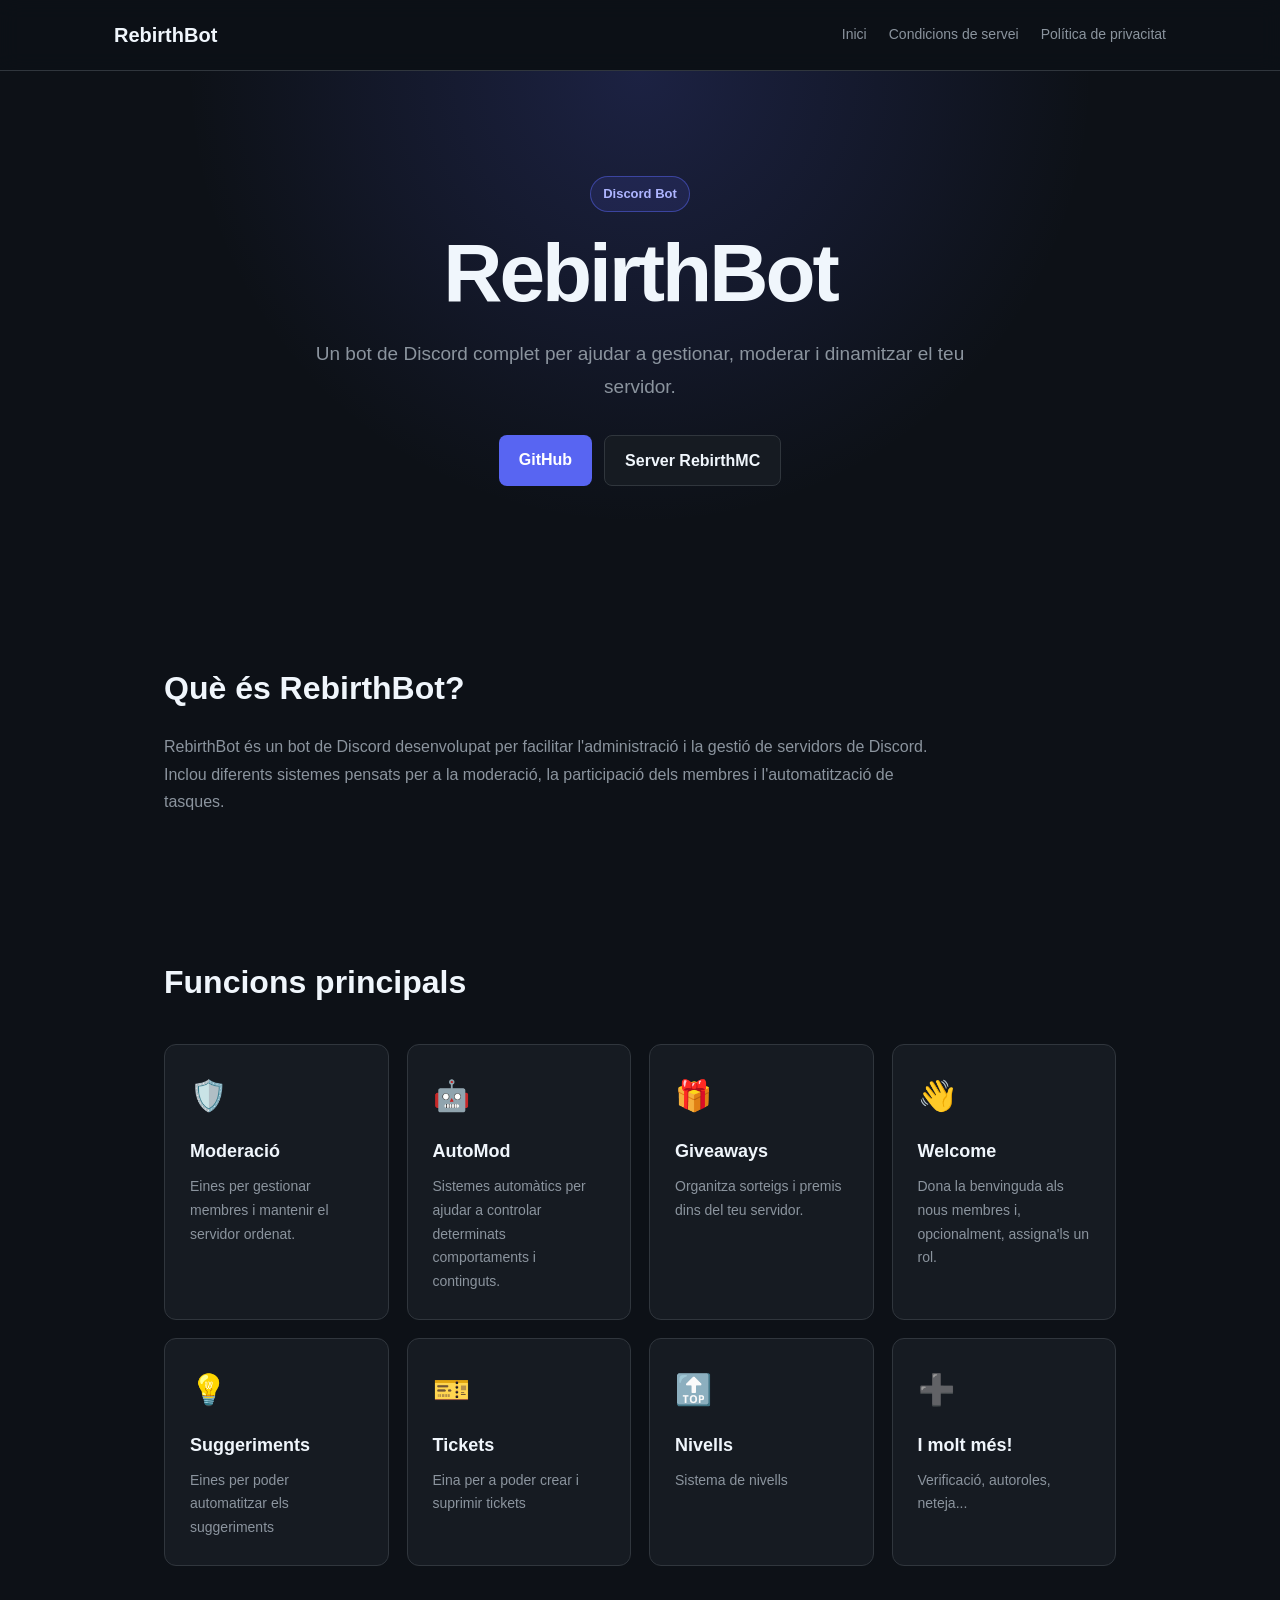
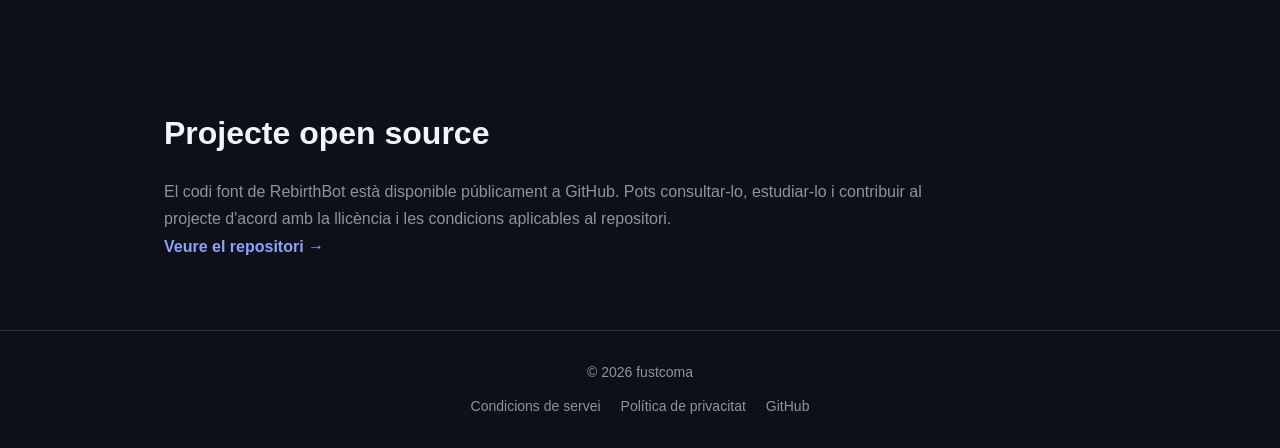
<file: docs/index.html>
<!DOCTYPE html>

<html lang="ca">
<head>
    <meta charset="UTF-8">
    <meta name="viewport" content="width=device-width, initial-scale=1.0">


<title>RebirthBot</title>

<meta name="description" content="RebirthBot - Bot de Discord amb moderació, AutoMod, giveaways i molt més.">

<link rel="stylesheet" href="style.css">
<link rel="icon" type="image/x-icon" href="/images/favicon.ico">


</head>

<body>

<header class="navbar">
    <div class="nav-container">
        <a href="index.html" class="logo">RebirthBot</a>


    <nav>
        <a href="index.html">Inici</a>
        <a href="terms.html">Condicions de servei</a>
        <a href="privacy.html">Política de privacitat</a>
    </nav>
</div>


</header>

<main>


<section class="hero">

    <div class="hero-content">

        <span class="badge">Discord Bot</span>

        <h1>RebirthBot</h1>

        <p>
            Un bot de Discord complet per ajudar a gestionar,
            moderar i dinamitzar el teu servidor.
        </p>

        <div class="buttons">
            <a
                href="https://github.com/fustcoma/RebirthBot"
                class="button primary"
                target="_blank"
                rel="noopener noreferrer"
            >
                GitHub
            </a>

            <a href="https://discord.gg/cuJxpUYmDM" class="button secondary">
                Server RebirthMC
            </a>
        </div>

    </div>

</section>


<section class="section">

    <h2>Què és RebirthBot?</h2>

    <p>
        RebirthBot és un bot de Discord desenvolupat per facilitar
        l'administració i la gestió de servidors de Discord.
        Inclou diferents sistemes pensats per a la moderació,
        la participació dels membres i l'automatització de tasques.
    </p>

</section>


<section class="section">

    <h2>Funcions principals</h2>

    <div class="cards">

        <div class="card">
            <div class="icon">🛡️</div>
            <h3>Moderació</h3>
            <p>
                Eines per gestionar membres i mantenir
                el servidor ordenat.
            </p>
        </div>

        <div class="card">
            <div class="icon">🤖</div>
            <h3>AutoMod</h3>
            <p>
                Sistemes automàtics per ajudar a controlar
                determinats comportaments i continguts.
            </p>
        </div>

        <div class="card">
            <div class="icon">🎁</div>
            <h3>Giveaways</h3>
            <p>
                Organitza sorteigs i premis dins del
                teu servidor.
            </p>
        </div>

        <div class="card">
            <div class="icon">👋</div>
            <h3>Welcome</h3>
            <p>
                Dona la benvinguda als nous membres i,
                opcionalment, assigna'ls un rol.
            </p>
        </div>
        <div class="card">
            <div class="icon">💡</div>
            <h3>Suggeriments</h3>
            <p>
                Eines per poder automatitzar els suggeriments
            </p>
        </div>
        <div class="card">
            <div class="icon">🎫</div>
            <h3>Tickets</h3>
            <p>
                Eina per a poder crear i suprimir tickets
            </p>
        </div>
        <div class="card">
            <div class="icon">🔝</div>
            <h3>Nivells</h3>
            <p>
                Sistema de nivells
            </p>
        </div>
        <div class="card">
            <div class="icon">➕</div>
            <h3>I molt més!</h3>
            <p>
                Verificació, autoroles, neteja...
            </p>
        </div>
        

    </div>

</section>


<section class="section">

    <h2>Projecte open source</h2>

    <p>
        El codi font de RebirthBot està disponible públicament
        a GitHub. Pots consultar-lo, estudiar-lo i contribuir
        al projecte d'acord amb la llicència i les condicions
        aplicables al repositori.
    </p>

    <a
        href="https://github.com/fustcoma/RebirthBot"
        class="text-link"
        target="_blank"
        rel="noopener noreferrer"
    >
        Veure el repositori →
    </a>

</section>


</main>

<footer>


<p>
    © 2026 fustcoma
</p>

<div class="footer-links">
    <a href="terms.html">Condicions de servei</a>
    <a href="privacy.html">Política de privacitat</a>
    <a
        href="https://github.com/fustcoma/RebirthBot"
        target="_blank"
        rel="noopener noreferrer"
    >
        GitHub
    </a>
</div>


</footer>

</body>
</html>
</file>
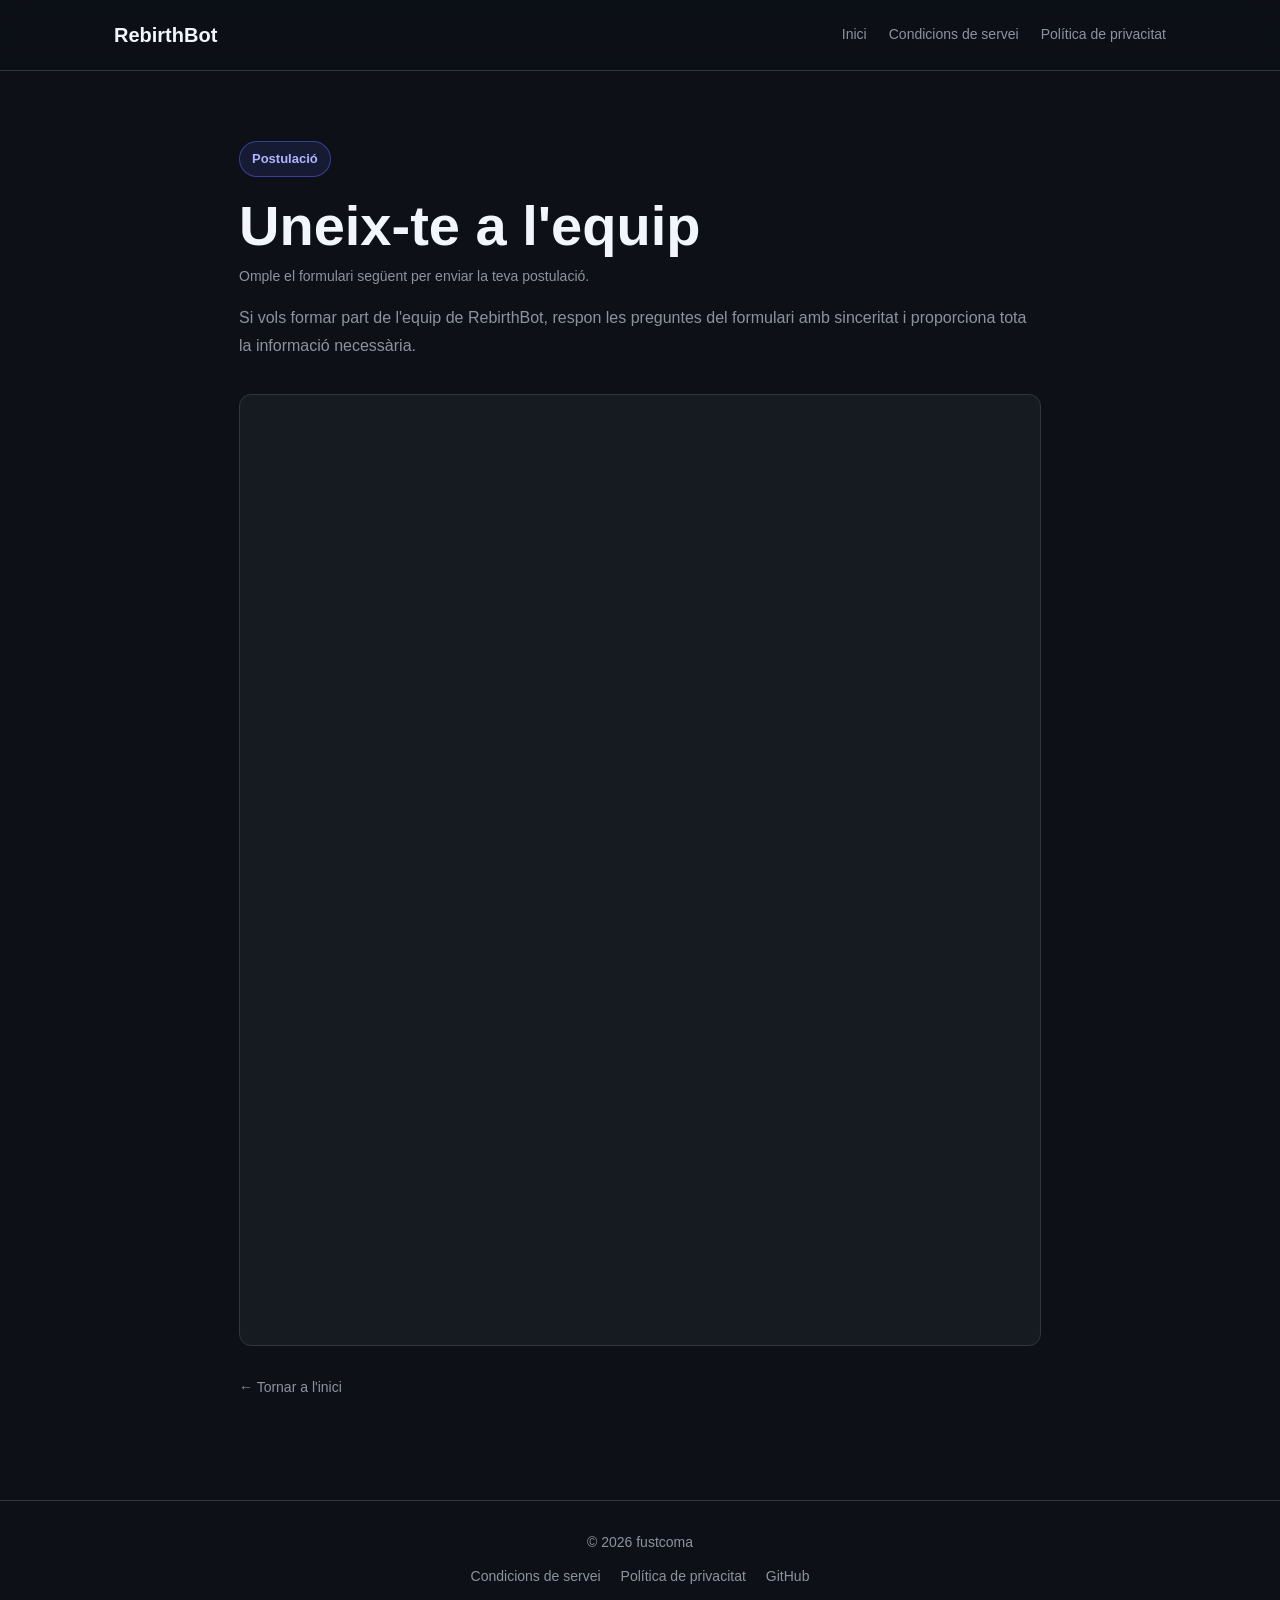
<file: docs/postulacion.html>
<!DOCTYPE html>
<html lang="ca">

<head>

    <meta charset="UTF-8">

    <meta
        name="viewport"
        content="width=device-width, initial-scale=1.0"
    >

    <title>Postulació - RebirthBot</title>

    <meta
        name="description"
        content="Formulari de postulació per formar part de l'equip de RebirthBot."
    >

    <link rel="stylesheet" href="style.css">

    <link rel="icon" type="image/x-icon" href="/images/favicon.ico">

    <style>

        /* ============================================================
        FORMULARI
        ============================================================ */

        .form-container {
            width: 100%;
            margin-top: 35px;

            background: var(--background-secondary);

            border: 1px solid var(--border);

            border-radius: 12px;

            overflow: hidden;
        }

        .form-container iframe {
            display: block;

            width: 100%;

            min-height: 950px;

            border: none;
        }

        .back-button {
            display: inline-block;

            margin-top: 30px;

            color: var(--text-secondary);

            text-decoration: none;

            font-size: 14px;

            transition: 0.2s;
        }

        .back-button:hover {
            color: var(--text);
        }

    </style>

</head>


<body>


<!-- ============================================================
NAVBAR
============================================================ -->

<header class="navbar">

    <div class="nav-container">

        <a href="index.html" class="logo">
            RebirthBot
        </a>

        <nav>

            <a href="index.html">
                Inici
            </a>

            <a href="terms.html">
                Condicions de servei
            </a>

            <a href="privacy.html">
                Política de privacitat
            </a>

        </nav>

    </div>

</header>


<!-- ============================================================
CONTINGUT
============================================================ -->

<main>

    <section class="legal-page">

        <span class="badge">
            Postulació
        </span>


        <h1>
            Uneix-te a l'equip
        </h1>


        <p class="last-update">
            Omple el formulari següent per enviar la teva postulació.
        </p>


        <p>
            Si vols formar part de l'equip de RebirthBot,
            respon les preguntes del formulari amb sinceritat
            i proporciona tota la informació necessària.
        </p>


        <!-- ====================================================
        GOOGLE FORM
        ==================================================== -->

        <div class="form-container">

            <iframe
                src="https://docs.google.com/forms/d/e/1FAIpQLSchZFGVsdC6-S53dL5jOxHYbOxoB8NxCCJkxJokA1dG7SGyew/viewform?usp=publish-editor"
                title="Formulari de postulació de RebirthBot"
                loading="lazy"
            >
                Carregant el formulari...
            </iframe>

        </div>


        <a
            href="index.html"
            class="back-button"
        >
            ← Tornar a l'inici
        </a>


    </section>

</main>


<!-- ============================================================
FOOTER
============================================================ -->

<footer>

    <p>
        © 2026 fustcoma
    </p>


    <div class="footer-links">

        <a href="terms.html">
            Condicions de servei
        </a>

        <a href="privacy.html">
            Política de privacitat
        </a>

        <a
            href="https://github.com/fustcoma/RebirthBot"
            target="_blank"
            rel="noopener noreferrer"
        >
            GitHub
        </a>

    </div>

</footer>


</body>

</html>
</file>
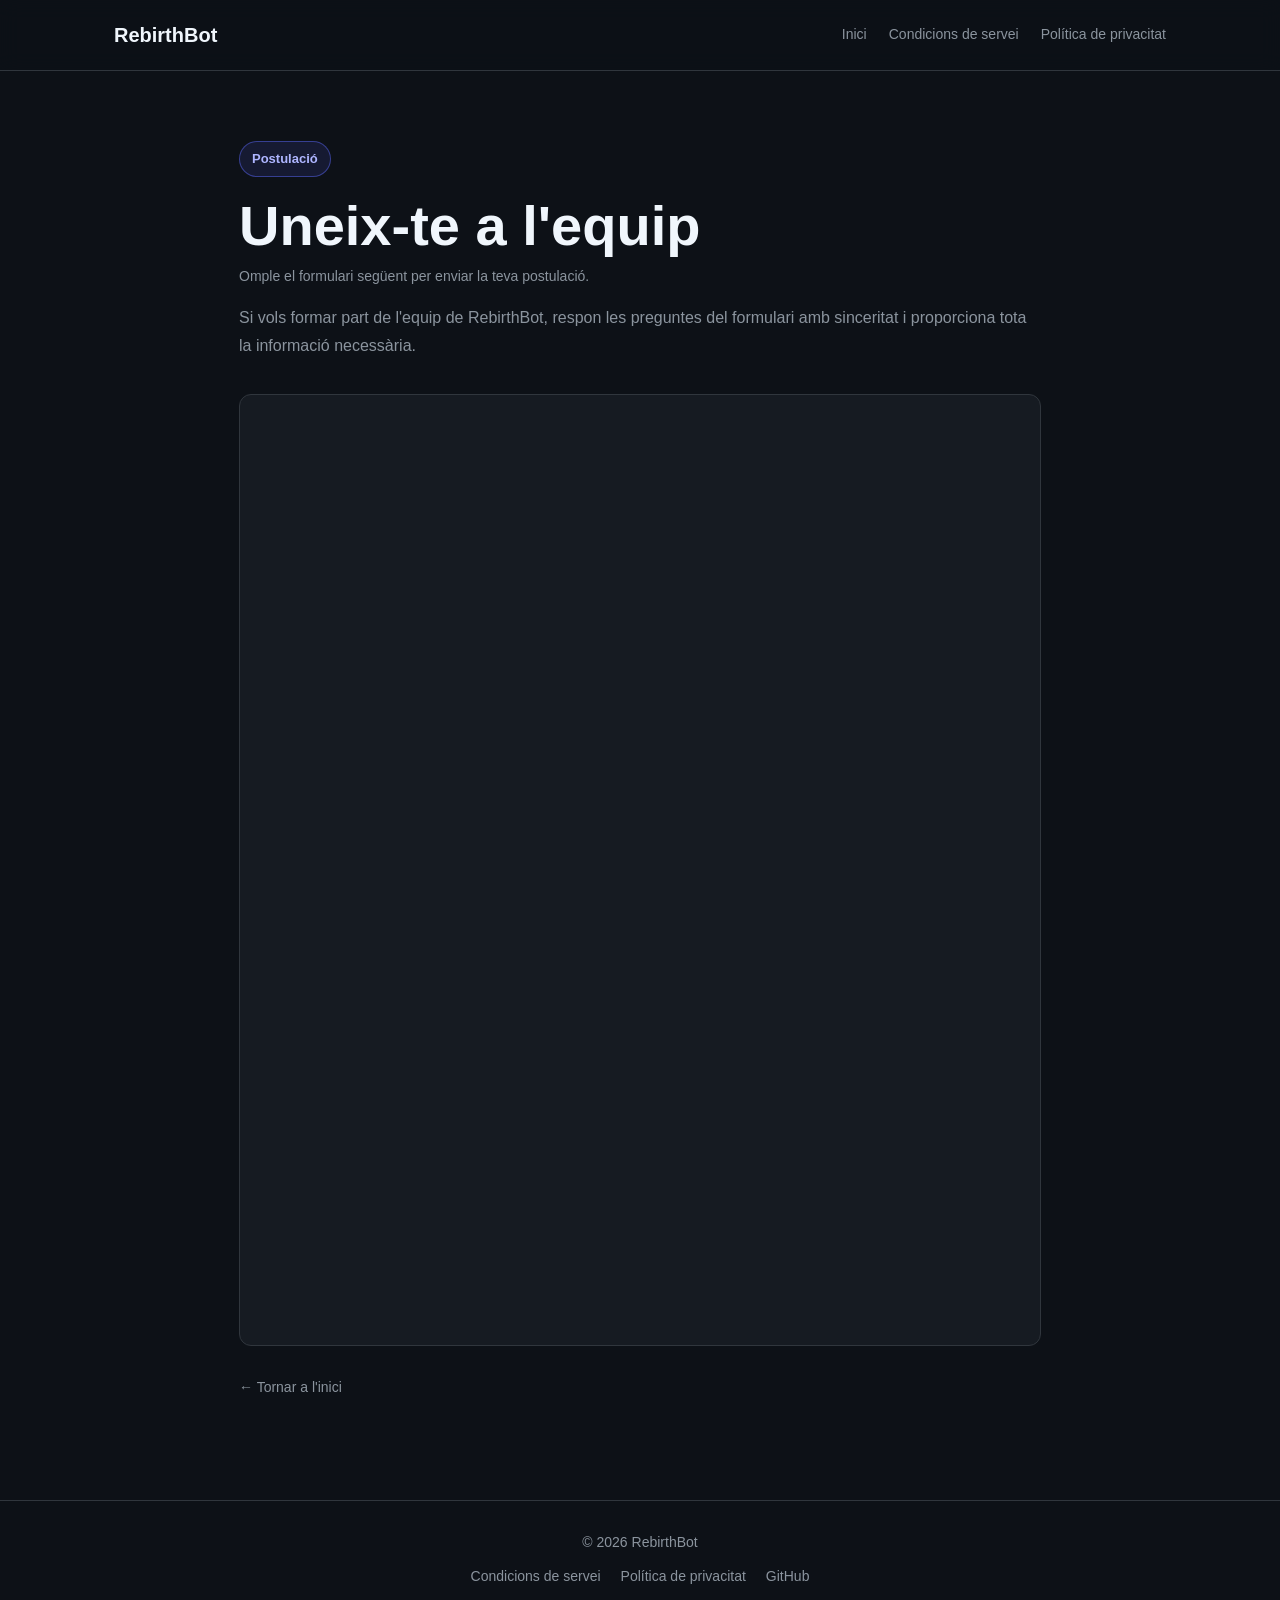
<file: docs/posutlacion.html>
<!DOCTYPE html>
<html lang="ca">

<head>

    <meta charset="UTF-8">

    <meta
        name="viewport"
        content="width=device-width, initial-scale=1.0"
    >

    <title>Postulació - RebirthBot</title>

    <meta
        name="description"
        content="Formulari de postulació per formar part de l'equip de RebirthBot."
    >

    <link rel="stylesheet" href="style.css">

    <style>

        /* ============================================================
        FORMULARI
        ============================================================ */

        .form-container {
            width: 100%;
            margin-top: 35px;

            background: var(--background-secondary);

            border: 1px solid var(--border);

            border-radius: 12px;

            overflow: hidden;
        }

        .form-container iframe {
            display: block;

            width: 100%;

            min-height: 950px;

            border: none;
        }

        .back-button {
            display: inline-block;

            margin-top: 30px;

            color: var(--text-secondary);

            text-decoration: none;

            font-size: 14px;

            transition: 0.2s;
        }

        .back-button:hover {
            color: var(--text);
        }

    </style>

</head>


<body>


<!-- ============================================================
NAVBAR
============================================================ -->

<header class="navbar">

    <div class="nav-container">

        <a href="index.html" class="logo">
            RebirthBot
        </a>

        <nav>

            <a href="index.html">
                Inici
            </a>

            <a href="terms.html">
                Condicions de servei
            </a>

            <a href="privacy.html">
                Política de privacitat
            </a>

        </nav>

    </div>

</header>


<!-- ============================================================
CONTINGUT
============================================================ -->

<main>

    <section class="legal-page">

        <span class="badge">
            Postulació
        </span>


        <h1>
            Uneix-te a l'equip
        </h1>


        <p class="last-update">
            Omple el formulari següent per enviar la teva postulació.
        </p>


        <p>
            Si vols formar part de l'equip de RebirthBot,
            respon les preguntes del formulari amb sinceritat
            i proporciona tota la informació necessària.
        </p>


        <!-- ====================================================
        GOOGLE FORM
        ==================================================== -->

        <div class="form-container">

            <iframe
                src="https://docs.google.com/forms/d/e/1FAIpQLSchZFGVsdC6-S53dL5jOxHYbOxoB8NxCCJkxJokA1dG7SGyew/viewform?usp=publish-editor"
                title="Formulari de postulació de RebirthBot"
                loading="lazy"
            >
                Carregant el formulari...
            </iframe>

        </div>


        <a
            href="index.html"
            class="back-button"
        >
            ← Tornar a l'inici
        </a>


    </section>

</main>


<!-- ============================================================
FOOTER
============================================================ -->

<footer>

    <p>
        © 2026 RebirthBot
    </p>


    <div class="footer-links">

        <a href="terms.html">
            Condicions de servei
        </a>

        <a href="privacy.html">
            Política de privacitat
        </a>

        <a
            href="https://github.com/fustcoma/RebirthBot"
            target="_blank"
            rel="noopener noreferrer"
        >
            GitHub
        </a>

    </div>

</footer>


</body>

</html>
</file>
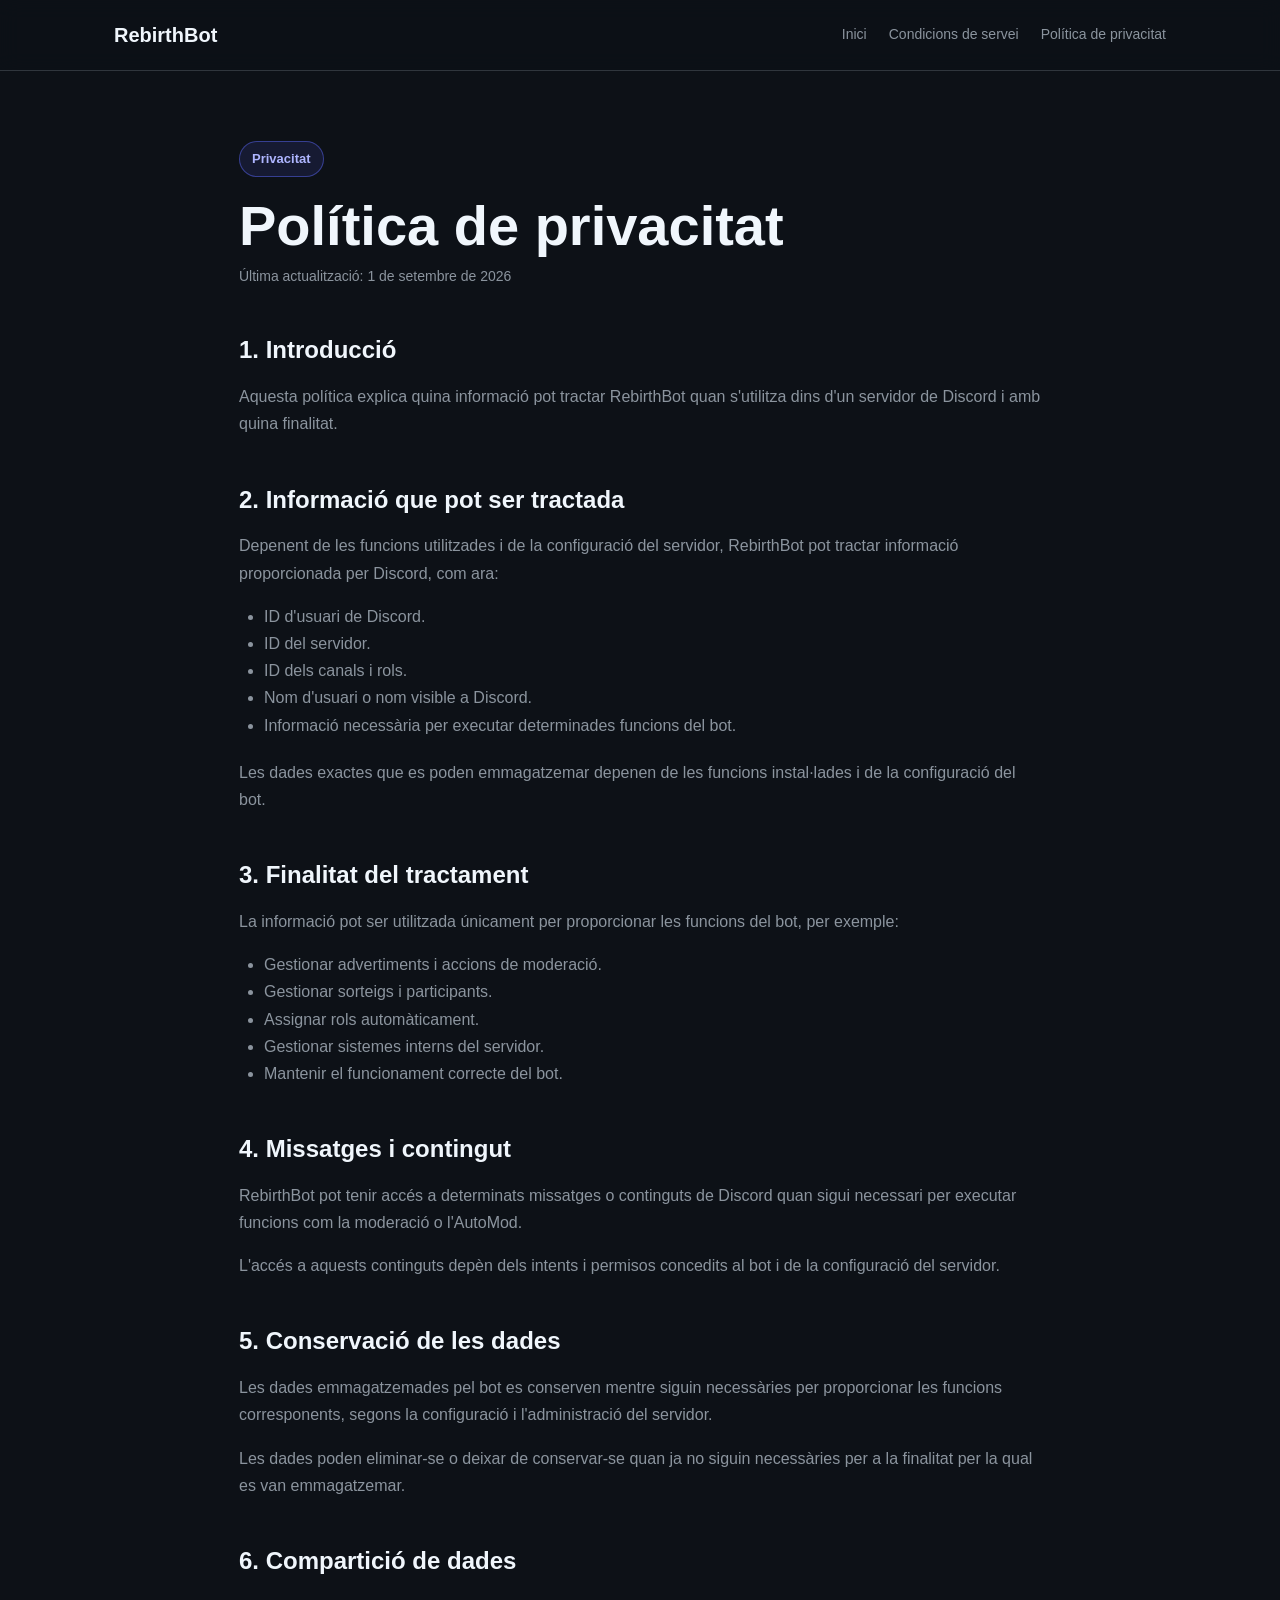
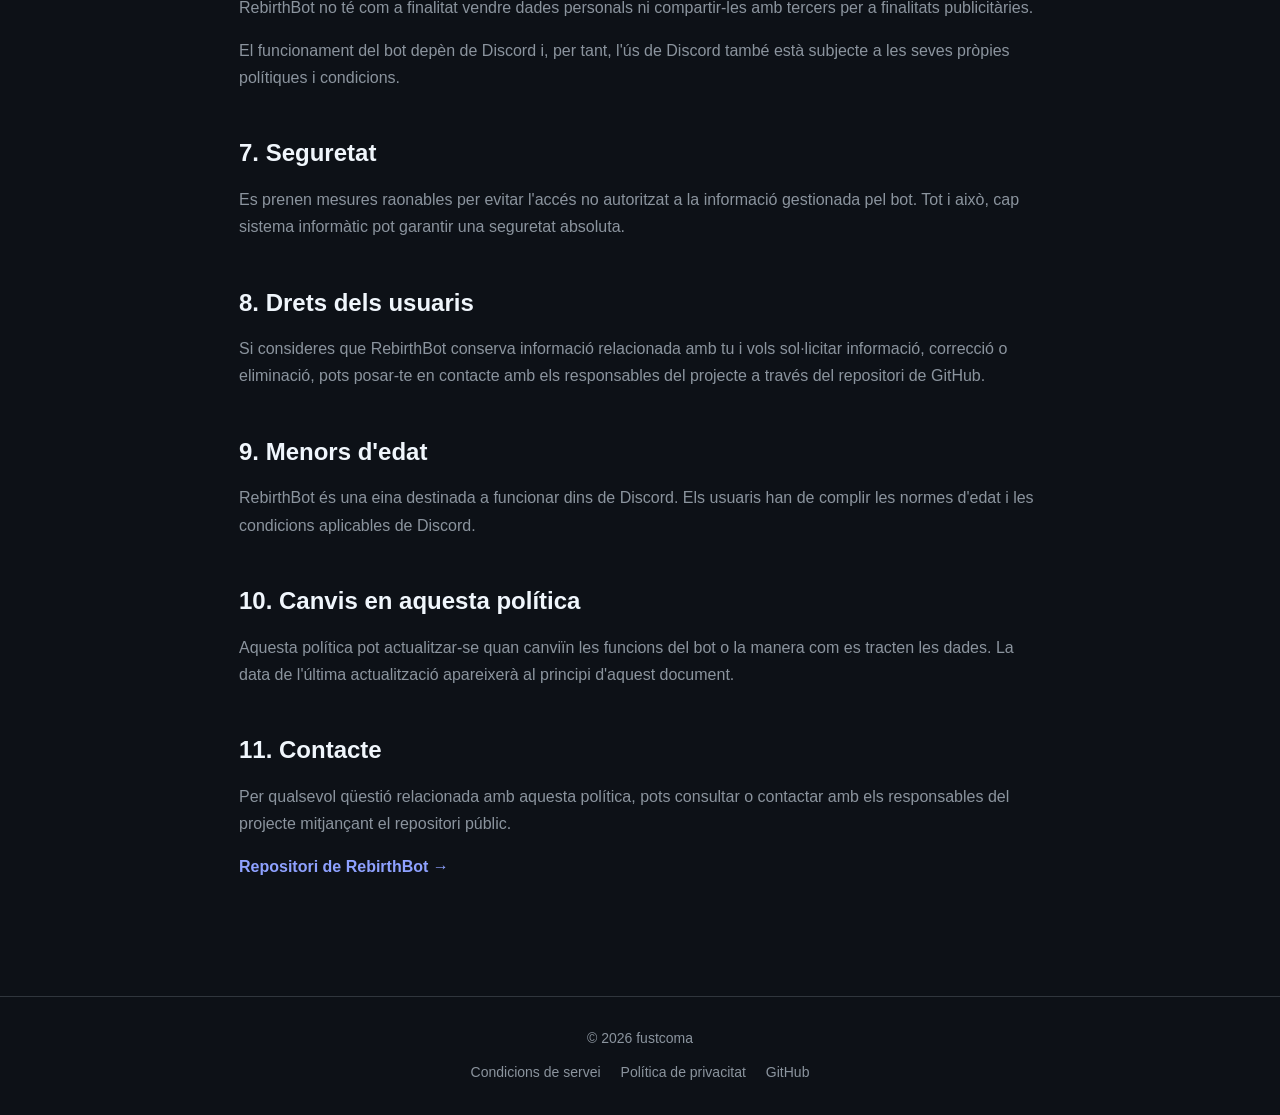
<file: docs/privacy.html>
<!DOCTYPE html>

<html lang="ca">
<head>
    <meta charset="UTF-8">
    <meta name="viewport" content="width=device-width, initial-scale=1.0">


<title>Política de privacitat - RebirthBot</title>

<meta
    name="description"
    content="Política de privacitat de RebirthBot."
>

<link rel="stylesheet" href="style.css">

<link rel="icon" type="image/x-icon" href="/images/favicon.ico">


</head>

<body>

<header class="navbar">


<div class="nav-container">

    <a href="index.html" class="logo">
        RebirthBot
    </a>

    <nav>
        <a href="index.html">Inici</a>
        <a href="terms.html">Condicions de servei</a>
        <a href="privacy.html">Política de privacitat</a>
    </nav>

</div>


</header>

<main>

<section class="legal-page">


<span class="badge">Privacitat</span>

<h1>Política de privacitat</h1>

<p class="last-update">
    Última actualització: 1 de setembre de 2026
</p>


<h2>1. Introducció</h2>

<p>
    Aquesta política explica quina informació pot tractar
    RebirthBot quan s'utilitza dins d'un servidor de Discord
    i amb quina finalitat.
</p>


<h2>2. Informació que pot ser tractada</h2>

<p>
    Depenent de les funcions utilitzades i de la configuració
    del servidor, RebirthBot pot tractar informació proporcionada
    per Discord, com ara:
</p>

<ul>
    <li>ID d'usuari de Discord.</li>
    <li>ID del servidor.</li>
    <li>ID dels canals i rols.</li>
    <li>Nom d'usuari o nom visible a Discord.</li>
    <li>Informació necessària per executar determinades funcions del bot.</li>
</ul>

<p>
    Les dades exactes que es poden emmagatzemar depenen de les
    funcions instal·lades i de la configuració del bot.
</p>


<h2>3. Finalitat del tractament</h2>

<p>
    La informació pot ser utilitzada únicament per proporcionar
    les funcions del bot, per exemple:
</p>

<ul>
    <li>Gestionar advertiments i accions de moderació.</li>
    <li>Gestionar sorteigs i participants.</li>
    <li>Assignar rols automàticament.</li>
    <li>Gestionar sistemes interns del servidor.</li>
    <li>Mantenir el funcionament correcte del bot.</li>
</ul>


<h2>4. Missatges i contingut</h2>

<p>
    RebirthBot pot tenir accés a determinats missatges o
    continguts de Discord quan sigui necessari per executar
    funcions com la moderació o l'AutoMod.
</p>

<p>
    L'accés a aquests continguts depèn dels intents i permisos
    concedits al bot i de la configuració del servidor.
</p>


<h2>5. Conservació de les dades</h2>

<p>
    Les dades emmagatzemades pel bot es conserven mentre siguin
    necessàries per proporcionar les funcions corresponents,
    segons la configuració i l'administració del servidor.
</p>

<p>
    Les dades poden eliminar-se o deixar de conservar-se quan
    ja no siguin necessàries per a la finalitat per la qual
    es van emmagatzemar.
</p>


<h2>6. Compartició de dades</h2>

<p>
    RebirthBot no té com a finalitat vendre dades personals
    ni compartir-les amb tercers per a finalitats publicitàries.
</p>

<p>
    El funcionament del bot depèn de Discord i, per tant,
    l'ús de Discord també està subjecte a les seves pròpies
    polítiques i condicions.
</p>


<h2>7. Seguretat</h2>

<p>
    Es prenen mesures raonables per evitar l'accés no autoritzat
    a la informació gestionada pel bot. Tot i això, cap sistema
    informàtic pot garantir una seguretat absoluta.
</p>


<h2>8. Drets dels usuaris</h2>

<p>
    Si consideres que RebirthBot conserva informació relacionada
    amb tu i vols sol·licitar informació, correcció o eliminació,
    pots posar-te en contacte amb els responsables del projecte
    a través del repositori de GitHub.
</p>


<h2>9. Menors d'edat</h2>

<p>
    RebirthBot és una eina destinada a funcionar dins de
    Discord. Els usuaris han de complir les normes d'edat i
    les condicions aplicables de Discord.
</p>


<h2>10. Canvis en aquesta política</h2>

<p>
    Aquesta política pot actualitzar-se quan canviïn les
    funcions del bot o la manera com es tracten les dades.
    La data de l'última actualització apareixerà al principi
    d'aquest document.
</p>


<h2>11. Contacte</h2>

<p>
    Per qualsevol qüestió relacionada amb aquesta política,
    pots consultar o contactar amb els responsables del
    projecte mitjançant el repositori públic.
</p>

<p>
    <a
        href="https://github.com/fustcoma/RebirthBot"
        class="text-link"
        target="_blank"
        rel="noopener noreferrer"
    >
        Repositori de RebirthBot →
    </a>
</p>


</section>

</main>

<footer>


<p>
    © 2026 fustcoma
</p>

<div class="footer-links">
    <a href="terms.html">Condicions de servei</a>
    <a href="privacy.html">Política de privacitat</a>
    <a
        href="https://github.com/fustcoma/RebirthBot"
        target="_blank"
        rel="noopener noreferrer"
    >
        GitHub
    </a>
</div>


</footer>

</body>
</html>
</file>
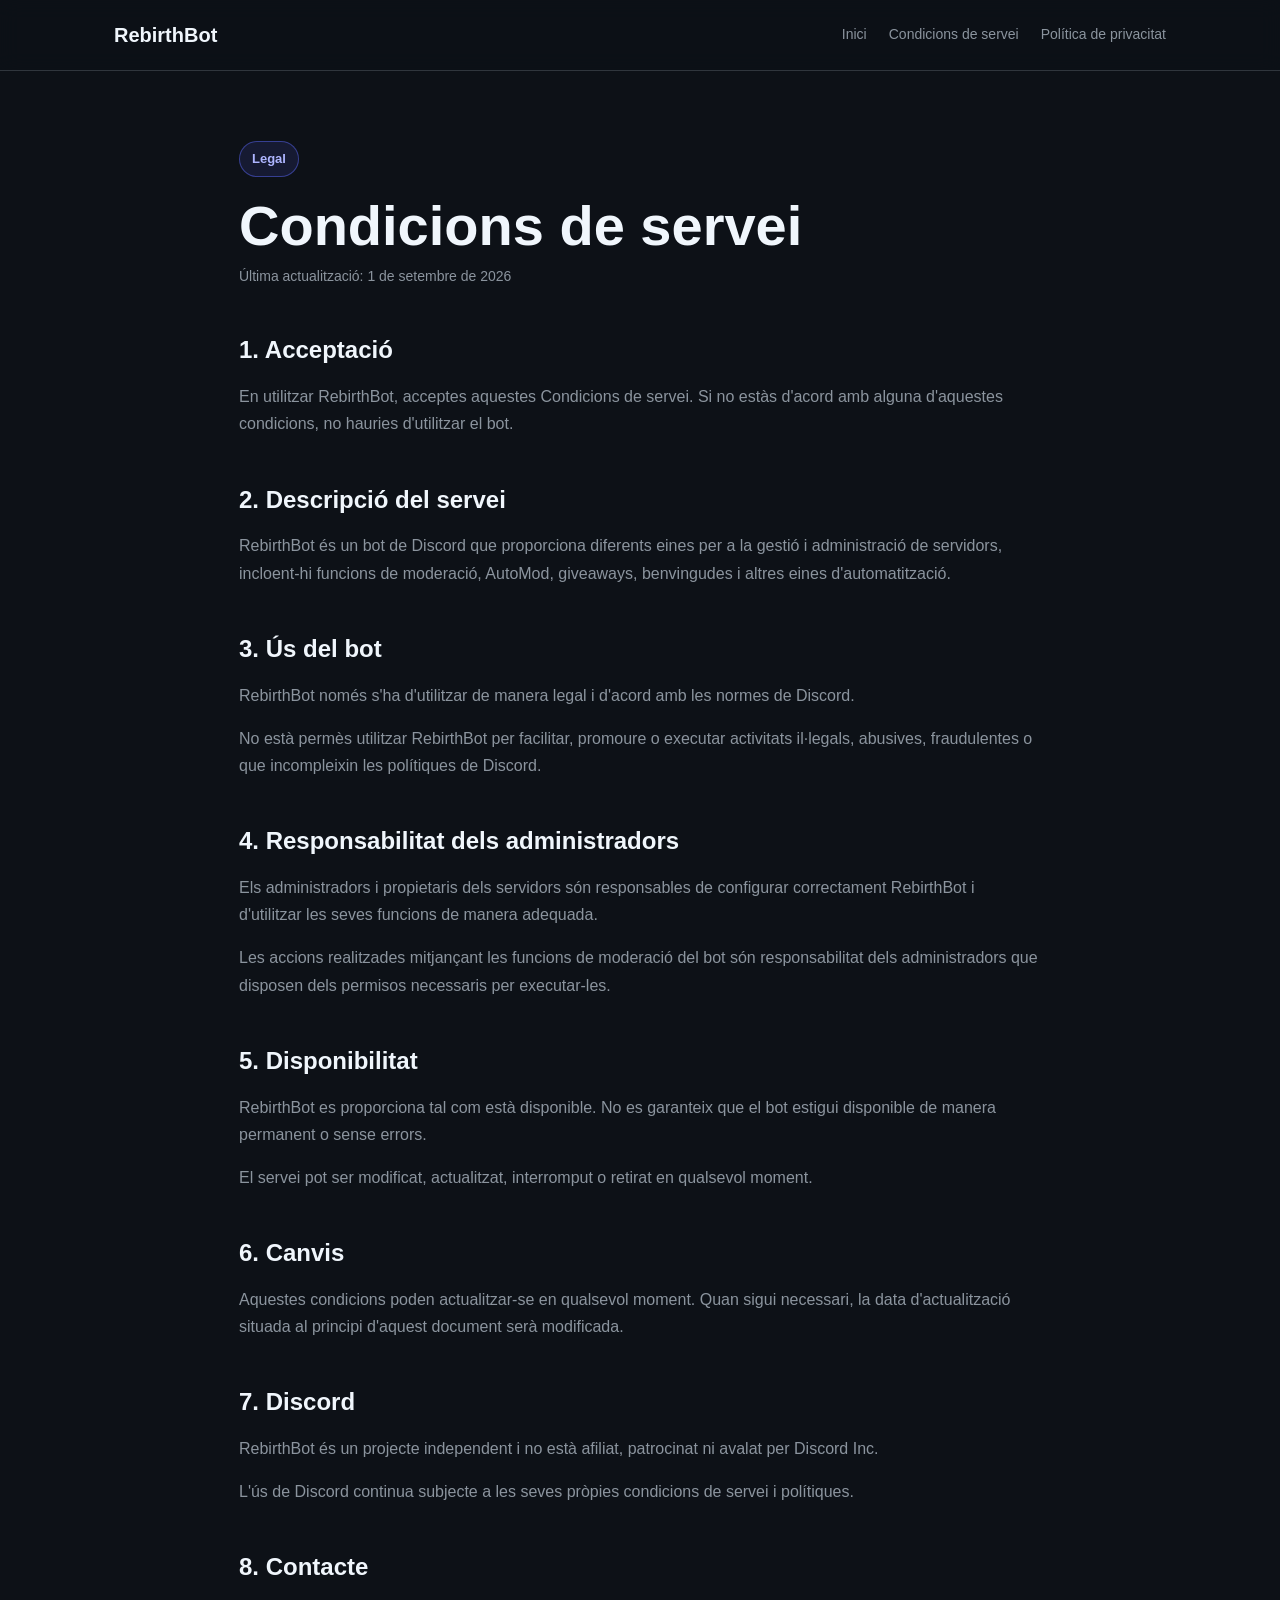
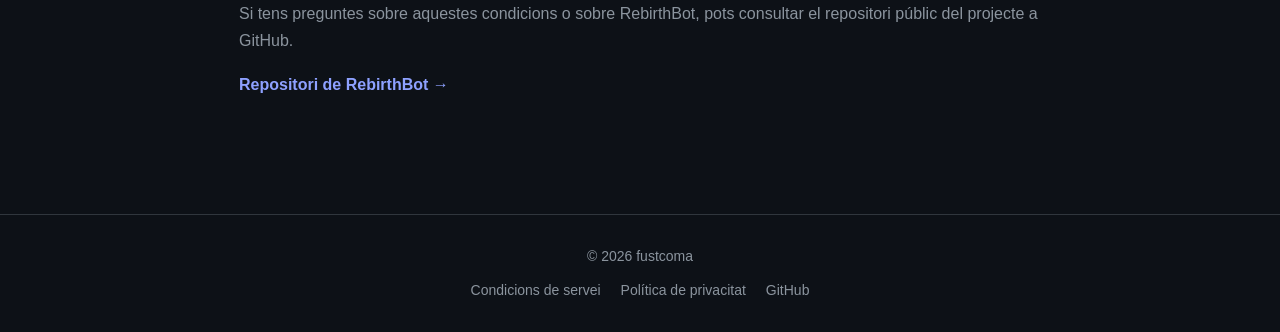
<file: docs/terms.html>
<!DOCTYPE html>

<html lang="ca">
<head>
    <meta charset="UTF-8">
    <meta name="viewport" content="width=device-width, initial-scale=1.0">


<title>Condicions de servei - RebirthBot</title>

<meta
    name="description"
    content="Condicions de servei de RebirthBot."
>

<link rel="stylesheet" href="style.css">

<link rel="icon" type="image/x-icon" href="/images/favicon.ico">


</head>

<body>

<header class="navbar">

<div class="nav-container">

    <a href="index.html" class="logo">
        RebirthBot
    </a>

    <nav>
        <a href="index.html">Inici</a>
        <a href="terms.html">Condicions de servei</a>
        <a href="privacy.html">Política de privacitat</a>
    </nav>

</div>


</header>

<main>

<section class="legal-page">


<span class="badge">Legal</span>

<h1>Condicions de servei</h1>

<p class="last-update">
    Última actualització: 1 de setembre de 2026
</p>


<h2>1. Acceptació</h2>

<p>
    En utilitzar RebirthBot, acceptes aquestes Condicions de
    servei. Si no estàs d'acord amb alguna d'aquestes
    condicions, no hauries d'utilitzar el bot.
</p>


<h2>2. Descripció del servei</h2>

<p>
    RebirthBot és un bot de Discord que proporciona diferents
    eines per a la gestió i administració de servidors,
    incloent-hi funcions de moderació, AutoMod, giveaways,
    benvingudes i altres eines d'automatització.
</p>


<h2>3. Ús del bot</h2>

<p>
    RebirthBot només s'ha d'utilitzar de manera legal i
    d'acord amb les normes de Discord.
</p>

<p>
    No està permès utilitzar RebirthBot per facilitar,
    promoure o executar activitats il·legals, abusives,
    fraudulentes o que incompleixin les polítiques de Discord.
</p>


<h2>4. Responsabilitat dels administradors</h2>

<p>
    Els administradors i propietaris dels servidors són
    responsables de configurar correctament RebirthBot i
    d'utilitzar les seves funcions de manera adequada.
</p>

<p>
    Les accions realitzades mitjançant les funcions de
    moderació del bot són responsabilitat dels administradors
    que disposen dels permisos necessaris per executar-les.
</p>


<h2>5. Disponibilitat</h2>

<p>
    RebirthBot es proporciona tal com està disponible.
    No es garanteix que el bot estigui disponible de manera
    permanent o sense errors.
</p>

<p>
    El servei pot ser modificat, actualitzat, interromput o
    retirat en qualsevol moment.
</p>


<h2>6. Canvis</h2>

<p>
    Aquestes condicions poden actualitzar-se en qualsevol
    moment. Quan sigui necessari, la data d'actualització
    situada al principi d'aquest document serà modificada.
</p>


<h2>7. Discord</h2>

<p>
    RebirthBot és un projecte independent i no està afiliat,
    patrocinat ni avalat per Discord Inc.
</p>

<p>
    L'ús de Discord continua subjecte a les seves pròpies
    condicions de servei i polítiques.
</p>


<h2>8. Contacte</h2>

<p>
    Si tens preguntes sobre aquestes condicions o sobre
    RebirthBot, pots consultar el repositori públic del
    projecte a GitHub.
</p>

<p>
    <a
        href="https://github.com/fustcoma/RebirthBot"
        class="text-link"
        target="_blank"
        rel="noopener noreferrer"
    >
        Repositori de RebirthBot →
    </a>
</p>


</section>

</main>

<footer>


<p>
    © 2026 fustcoma
</p>

<div class="footer-links">
    <a href="terms.html">Condicions de servei</a>
    <a href="privacy.html">Política de privacitat</a>
    <a
        href="https://github.com/fustcoma/RebirthBot"
        target="_blank"
        rel="noopener noreferrer"
    >
        GitHub
    </a>
</div>


</footer>

</body>
</html>
</file>
<file: docs/style.css>
* {
  margin: 0;
  padding: 0;
  box-sizing: border-box;
  }

:root {
--background: #0d1117;
--background-secondary: #161b22;
--border: #30363d;
--text: #f0f6fc;
--text-secondary: #8b949e;
--accent: #5865f2;
--accent-hover: #4752c4;
}

html {
scroll-behavior: smooth;
}

body {
font-family:
-apple-system,
BlinkMacSystemFont,
"Segoe UI",
Roboto,
Helvetica,
Arial,
sans-serif;


background: var(--background);
color: var(--text);

line-height: 1.7;

min-height: 100vh;

display: flex;
flex-direction: column;


}

/* ============================================================
NAVBAR
============================================================ */

.navbar {
position: sticky;
top: 0;
z-index: 100;


background: rgba(13, 17, 23, 0.92);

border-bottom: 1px solid var(--border);

backdrop-filter: blur(10px);


}

.nav-container {
max-width: 1100px;


margin: auto;

padding: 18px 24px;

display: flex;

align-items: center;

justify-content: space-between;

gap: 20px;


}

.logo {
color: var(--text);


text-decoration: none;

font-size: 20px;

font-weight: 700;


}

.logo:hover {
color: var(--accent);
}

nav {
display: flex;


align-items: center;

gap: 22px;


}

nav a {
color: var(--text-secondary);


text-decoration: none;

font-size: 14px;

transition: 0.2s;


}

nav a:hover {
color: var(--text);
}

/* ============================================================
HERO
============================================================ */

.hero {
min-height: 520px;

display: flex;

align-items: center;

justify-content: center;

text-align: center;

padding: 80px 24px;

background:
    radial-gradient(
        circle at top,
        rgba(88, 101, 242, 0.20),
        transparent 55%
    );


}

.hero-content {
max-width: 760px;
}

.badge {
display: inline-block;


padding: 6px 12px;

margin-bottom: 18px;

border: 1px solid rgba(88, 101, 242, 0.5);

border-radius: 999px;

background: rgba(88, 101, 242, 0.12);

color: #aeb5ff;

font-size: 13px;

font-weight: 600;

}

.hero h1 {
font-size: clamp(48px, 8vw, 82px);

line-height: 1.05;

margin-bottom: 22px;

letter-spacing: -3px;


}

.hero p {
color: var(--text-secondary);


font-size: 19px;

max-width: 650px;

margin: auto auto 32px;


}

/* ============================================================
BUTTONS
============================================================ */

.buttons {
display: flex;

justify-content: center;

gap: 12px;

flex-wrap: wrap;

}

.button {
display: inline-block;

padding: 11px 20px;

border-radius: 8px;

text-decoration: none;

font-weight: 600;

transition:
    background 0.2s,
    transform 0.2s;


}

.button:hover {
transform: translateY(-2px);
}

.button.primary {
background: var(--accent);

color: white;

}

.button.primary:hover {
background: var(--accent-hover);
}

.button.secondary {
border: 1px solid var(--border);

color: var(--text);

background: var(--background-secondary);


}

.button.secondary:hover {
background: #21262d;
}

/* ============================================================
SECTIONS
============================================================ */

.section {
max-width: 1000px;


width: 100%;

margin: auto;

padding: 70px 24px;


}

.section h2 {
font-size: 32px;


margin-bottom: 18px;


}

.section > p {
color: var(--text-secondary);


max-width: 780px;


}

/* ============================================================
CARDS
============================================================ */

.cards {
display: grid;


grid-template-columns:
    repeat(4, 1fr);

gap: 18px;

margin-top: 35px;


}

.card {
background: var(--background-secondary);


border: 1px solid var(--border);

border-radius: 12px;

padding: 25px;

transition:
    transform 0.2s,
    border-color 0.2s;


}

.card:hover {
transform: translateY(-4px);


border-color: #4b5563;


}

.icon {
font-size: 30px;


margin-bottom: 15px;


}

.card h3 {
margin-bottom: 8px;


font-size: 18px;


}

.card p {
color: var(--text-secondary);


font-size: 14px;


}

/* ============================================================
LEGAL PAGES
============================================================ */

.legal-page {
max-width: 850px;


width: 100%;

margin: auto;

padding: 70px 24px 100px;


}

.legal-page h1 {
font-size: clamp(38px, 6vw, 56px);


line-height: 1.1;

margin-bottom: 8px;


}

.last-update {
color: var(--text-secondary);


font-size: 14px;

margin-bottom: 55px;


}

.legal-page h2 {
font-size: 24px;


margin-top: 42px;

margin-bottom: 12px;


}

.legal-page p {
color: var(--text-secondary);


margin-bottom: 16px;


}

.legal-page ul {
color: var(--text-secondary);


padding-left: 25px;

margin-bottom: 20px;


}

.text-link {
color: #8ea1ff;


text-decoration: none;

font-weight: 600;


}

.text-link:hover {
text-decoration: underline;
}

/* ============================================================
FOOTER
============================================================ */

footer {
margin-top: auto;


border-top: 1px solid var(--border);

padding: 30px 24px;

text-align: center;

color: var(--text-secondary);

font-size: 14px;


}

.footer-links {
display: flex;


justify-content: center;

gap: 20px;

flex-wrap: wrap;

margin-top: 10px;


}

.footer-links a {
color: var(--text-secondary);


text-decoration: none;


}

.footer-links a:hover {
color: var(--text);
}

/* ============================================================
MOBILE
============================================================ */

@media (max-width: 800px) {


.nav-container {
    flex-direction: column;
}

nav {
    flex-wrap: wrap;

    justify-content: center;

    gap: 12px 18px;
}

.cards {
    grid-template-columns:
        repeat(2, 1fr);
}


}

@media (max-width: 520px) {


.hero {
    min-height: 450px;

    padding: 60px 20px;
}

.hero h1 {
    letter-spacing: -2px;
}

.hero p {
    font-size: 16px;
}

.section {
    padding: 50px 20px;
}

.cards {
    grid-template-columns: 1fr;
}

.legal-page {
    padding: 50px 20px 80px;
}

.legal-page h2 {
    font-size: 21px;
}


}
</file>
